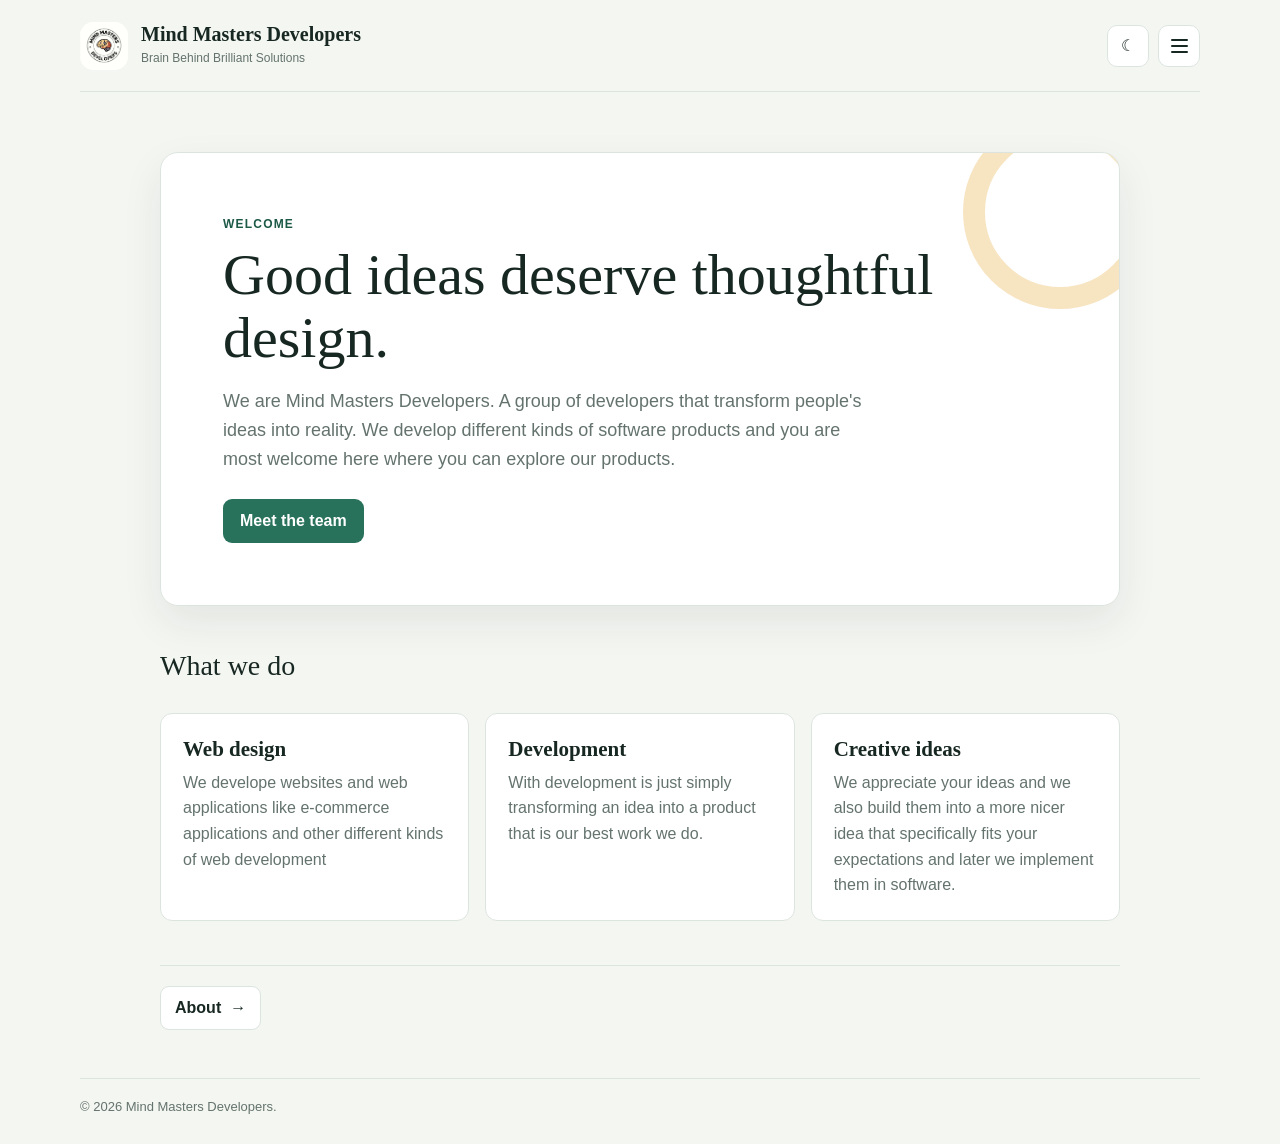
<file: index.html>
<!DOCTYPE html>
<html lang="en">
<head>
    <meta charset="UTF-8">
    <meta name="viewport" content="width=device-width, initial-scale=1.0">
    <meta name="description" content="Mind Masters Developers Welcome page">
    <title>Home | Mind Masters Developers</title>
    <link rel="icon" href="images/Screenshot_20261003_130755_Chrome.jpg">
    <link rel="stylesheet" href="site.css">
</head>

<body>
    <header class="site-header">
        <a class="brand" href="index.html" aria-label="Mind Masters Developers home">
            <span class="brand-mark"><img src="images/Screenshot_20261003_130755_Chrome.jpg" alt=""></span>
            <span class="brand-copy">
                <span class="brand-name">Mind Masters Developers</span>
                <span class="brand-caption">Brain Behind Brilliant Solutions</span>
            </span>
        </a>
        <div class="header-actions">
            <button class="icon-button" type="button" id="themeButton" aria-label="Switch to dark theme" title="Change theme">☾</button>
            <button class="icon-button menu-button" type="button" id="menuButton" aria-label="Open navigation" aria-expanded="false" aria-controls="siteNav" title="Open menu">
                <span></span><span></span><span></span>
            </button>
        </div>
        <nav class="site-nav" id="siteNav" aria-label="Main navigation">
            <a href="about.html">About</a>
            <a href="contact.html">Contact</a>
            <a href="data.html">Data</a>
            <a href="gallery.html">Gallery</a>
        </nav>
    </header>

    <main class="page-shell">
        <section class="hero">
            <p class="eyebrow">Welcome</p>
            <h1 class="page-title">Good ideas deserve thoughtful design.</h1>
            <p class="lead">We are Mind Masters Developers. A group of developers that transform people's ideas into reality. We develop different kinds of software products and you are most welcome here where you can explore our products.</p>
            <a class="button-link" href="about.html">Meet the team</a>
        </section>

        <h2 class="section-heading">What we do</h2>
        <section class="content-grid" aria-label="Our services">
            <article class="content-block">
                <h2>Web design</h2>
                <p>We develope websites and web applications like e-commerce applications and other different kinds of web development</p>
            </article>
            <article class="content-block">
                <h2>Development</h2>
                <p>With development is just simply transforming an idea into a product that is our best work we do.</p>
            </article>
            <article class="content-block">
                <h2>Creative ideas</h2>
                <p>We appreciate your ideas and we also build them into a more nicer idea that specifically fits your expectations and later we implement them in software.</p>
            </article>
        </section>
        <nav class="page-pagination" aria-label="Page navigation">
            <a class="page-step" href="about.html">About <span aria-hidden="true">→</span></a>
        </nav>
    </main>

    <footer class="site-footer">© 2026 Mind Masters Developers.</footer>

    <script>
        const menuButton = document.getElementById("menuButton");
        const siteNav = document.getElementById("siteNav");
        const themeButton = document.getElementById("themeButton");

        menuButton.addEventListener("click", () => {
            const isOpen = menuButton.getAttribute("aria-expanded") === "true";
            menuButton.setAttribute("aria-expanded", String(!isOpen));
            menuButton.setAttribute("aria-label", isOpen ? "Open navigation" : "Close navigation");
            siteNav.classList.toggle("is-open", !isOpen);
        });

        themeButton.addEventListener("click", () => {
            const isDark = document.body.classList.toggle("dark-mode");
            themeButton.textContent = isDark ? "☀" : "☾";
            themeButton.setAttribute("aria-label", isDark ? "Switch to light theme" : "Switch to dark theme");
        });
    </script>
</body>
</html>
</file>
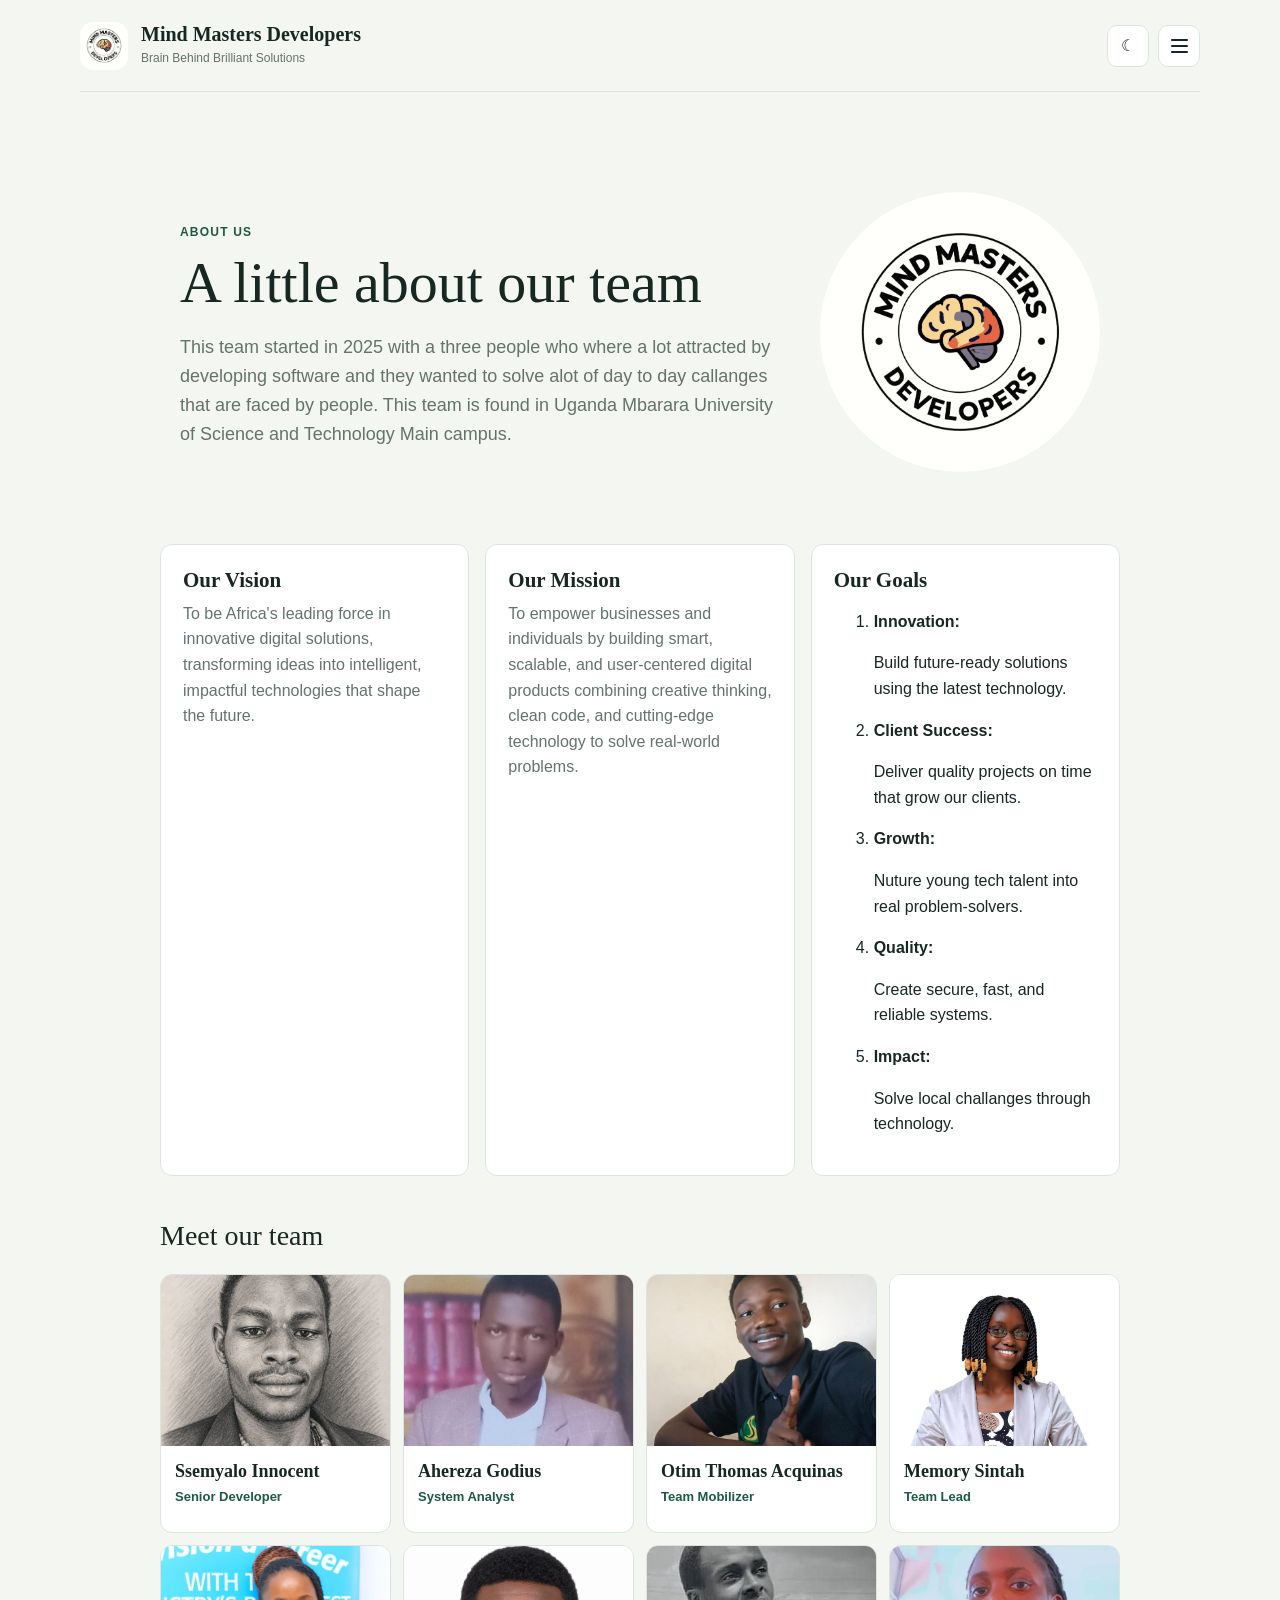
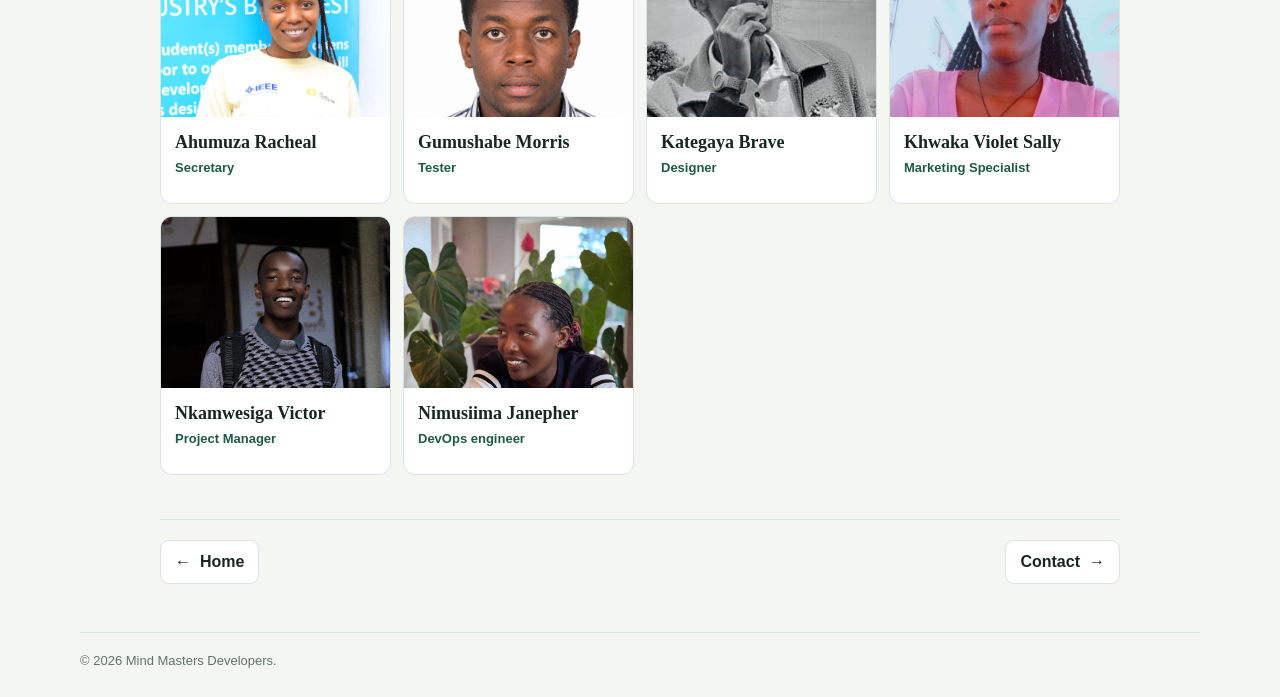
<file: about.html>
<!DOCTYPE html>
<html lang="en">
<head>
	<meta charset="UTF-8">
	<meta name="viewport" content="width=device-width, initial-scale=1.0">
	<meta name="description" content="Learn about Mind Masters Developers.">
	<title>About | Mind Masters Developers</title>
	<!-- Here we adde a log of mind masters developers -->
	<link rel="icon" href="images/Screenshot_20261003_130755_Chrome.jpg">
    <link rel="stylesheet" href="site.css">
</head>
<body>
	<!--This is our header that has the heading text and also our log for mind masters developers and the simple menu where one can interact with the other parts of the website -->
	<header class="site-header">
		<a class="brand" href="index.html" aria-label="Mind Masters Developers home">
			<span class="brand-mark"><img src="images/Screenshot_20261003_130755_Chrome.jpg" alt=""></span>
			<span class="brand-copy"><span class="brand-name">Mind Masters Developers</span><span class="brand-caption">Brain Behind Brilliant Solutions</span></span>
		</a>
		<section class="header-actions" aria-label="Display and navigation controls">
			<button class="icon-button" type="button" id="themeButton" aria-label="Switch to dark theme" title="Change theme">☾</button>
			<button class="icon-button menu-button" type="button" id="menuButton" aria-label="Open navigation" aria-expanded="false" aria-controls="siteNav" title="Open menu"><span></span><span></span><span></span></button>
		</section>
		<nav class="site-nav" id="siteNav" aria-label="Main navigation">
			<a href="index.html">Home</a><a href="contact.html">Contact</a><a href="data.html">Data</a><a href="gallery.html">Gallery</a>
		</nav>
	</header>
	<main class="page-shell">
		<section class="arr-image">
			<article>
			   <p class="eyebrow">About us</p>
		       <h1 class="page-title">A little about our team</h1>
		       <p class="lead">This team started in 2025 with a three people who where a lot attracted by developing software and they wanted to solve alot of day to day callanges that are faced by people. This team is found in Uganda Mbarara University of Science and Technology Main campus.</p>
			</article>
		    <aside><img src="images/Screenshot_20261003_130755_Chrome.jpg" alt="Our team"></aside>
		</section>
		<section class="content-grid" aria-label="About our organization">
			<article class="content-block"><h2>Our Vision</h2><p>To be Africa's leading force in innovative digital solutions, transforming ideas into intelligent, impactful technologies that shape the future.</p></article>
			<article class="content-block"><h2>Our Mission</h2><p>To empower businesses and individuals by building smart, scalable, and user-centered digital products combining creative thinking, clean code, and cutting-edge technology to solve real-world problems.</p></article>
			<article class="content-block"><h2>Our Goals</h2>
				<ol>
					<li><b>Innovation:</b></li>
					<dl>Build future-ready solutions using the latest technology.</dl>
					<li><b>Client Success:</b></li>
					<dl>Deliver quality projects on time that grow our clients.</dl>
					<li><b>Growth:</b></li>
					<dl>Nuture young tech talent into real problem-solvers.</dl>
					<li><b>Quality:</b></li>
					<dl>Create secure, fast, and reliable systems.</dl>
					<li><b>Impact:</b></li>
					<dl>Solve local challanges through technology.</dl>
				</ol>
			</article>
		</section>
		<h2 class="section-heading">Meet our team</h2>
		<section class="team-grid" aria-label="Team members">
			<article class="team-card">
				<img src="members/ChatGPT%20Image%20May%202,%202026,%2005_35_39%20PM.png" alt="Portrait of team member 1" loading="lazy">
				<section class="team-card-copy"><h3>Ssemyalo Innocent</h3><p class="team-role">Senior Developer</p></section>
			</article>
			<article class="team-card">
				<img src="members/WhatsApp%20Image%202026-10-05%20at%2010.23.14%20AM.jpeg" alt="Portrait of team member 2" loading="lazy">
				<section class="team-card-copy"><h3>Ahereza Godius</h3><p class="team-role">System Analyst</p></section>
			</article>
			<article class="team-card">
				<img src="members/WhatsApp%20Image%202026-10-05%20at%2010.25.00%20AM.jpeg" alt="Portrait of team member 3" loading="lazy">
				<section class="team-card-copy"><h3>Otim Thomas Acquinas</h3><p class="team-role">Team Mobilizer</p></section>
			</article>
			<article class="team-card">
				<img src="members/WhatsApp%20Image%202026-10-05%20at%2010.25.22%20AM.jpeg" alt="Portrait of team member 4" loading="lazy">
				<section class="team-card-copy"><h3>Memory Sintah</h3><p class="team-role">Team Lead</p></section>
			</article>
			<article class="team-card">
				<img src="members/WhatsApp%20Image%202026-10-05%20at%2010.26.10%20AM.jpeg" alt="Portrait of team member 5" loading="lazy">
				<section class="team-card-copy"><h3>Ahumuza Racheal</h3><p class="team-role">Secretary</p></section>
			</article>
			<article class="team-card">
				<img src="members/ChatGPT%20Image%20Oct%205,%202026,%2010_55_56%20AM.png" alt="Portrait of team member 6" loading="lazy">
				<section class="team-card-copy"><h3>Gumushabe Morris</h3><p class="team-role">Tester</p></section>
			</article>
			<article class="team-card">
				<img src="members/WhatsApp%20Image%202026-10-05%20at%2010.35.43%20AM.jpeg" alt="Portrait of team member 7" loading="lazy">
				<section class="team-card-copy"><h3>Kategaya Brave</h3><p class="team-role">Designer</p></section>
			</article>
			<article class="team-card">
				<img src="members/WhatsApp%20Image%202026-10-05%20at%2010.36.05%20AM.jpeg" alt="Portrait of team member 8" loading="lazy">
				<section class="team-card-copy"><h3>Khwaka Violet Sally</h3><p class="team-role">Marketing Specialist</p></section>
			</article>
			<article class="team-card">
				<img src="members/WhatsApp%20Image%202026-10-05%20at%2010.40.04%20AM.jpeg" alt="Portrait of team member 9" loading="lazy">
				<section class="team-card-copy"><h3>Nkamwesiga Victor</h3><p class="team-role">Project Manager</p></section>
			</article>
			<article class="team-card">
				<img src="members/WhatsApp%20Image%202026-10-05%20at%2010.48.41%20AM.jpeg" alt="Portrait of team member 10" loading="lazy">
				<section class="team-card-copy"><h3>Nimusiima Janepher</h3><p class="team-role">DevOps engineer</p></section>
			</article>
		</section>
		<nav class="page-pagination" aria-label="Page navigation"><a class="page-step" href="index.html"><span aria-hidden="true">←</span> Home</a><a class="page-step" href="contact.html">Contact <span aria-hidden="true">→</span></a></nav>
	</main>
	<footer class="site-footer">© 2026 Mind Masters Developers.</footer>
	<script>
		const menuButton = document.getElementById("menuButton");
		const siteNav = document.getElementById("siteNav");
		const themeButton = document.getElementById("themeButton");
		menuButton.addEventListener("click", () => {
			const isOpen = menuButton.getAttribute("aria-expanded") === "true";
			menuButton.setAttribute("aria-expanded", String(!isOpen));
			menuButton.setAttribute("aria-label", isOpen ? "Open navigation" : "Close navigation");
			siteNav.classList.toggle("is-open", !isOpen);
		});
		themeButton.addEventListener("click", () => {
			const isDark = document.body.classList.toggle("dark-mode");
			themeButton.textContent = isDark ? "☀" : "☾";
			themeButton.setAttribute("aria-label", isDark ? "Switch to light theme" : "Switch to dark theme");
		});
	</script>
</body>
</html>
</file>
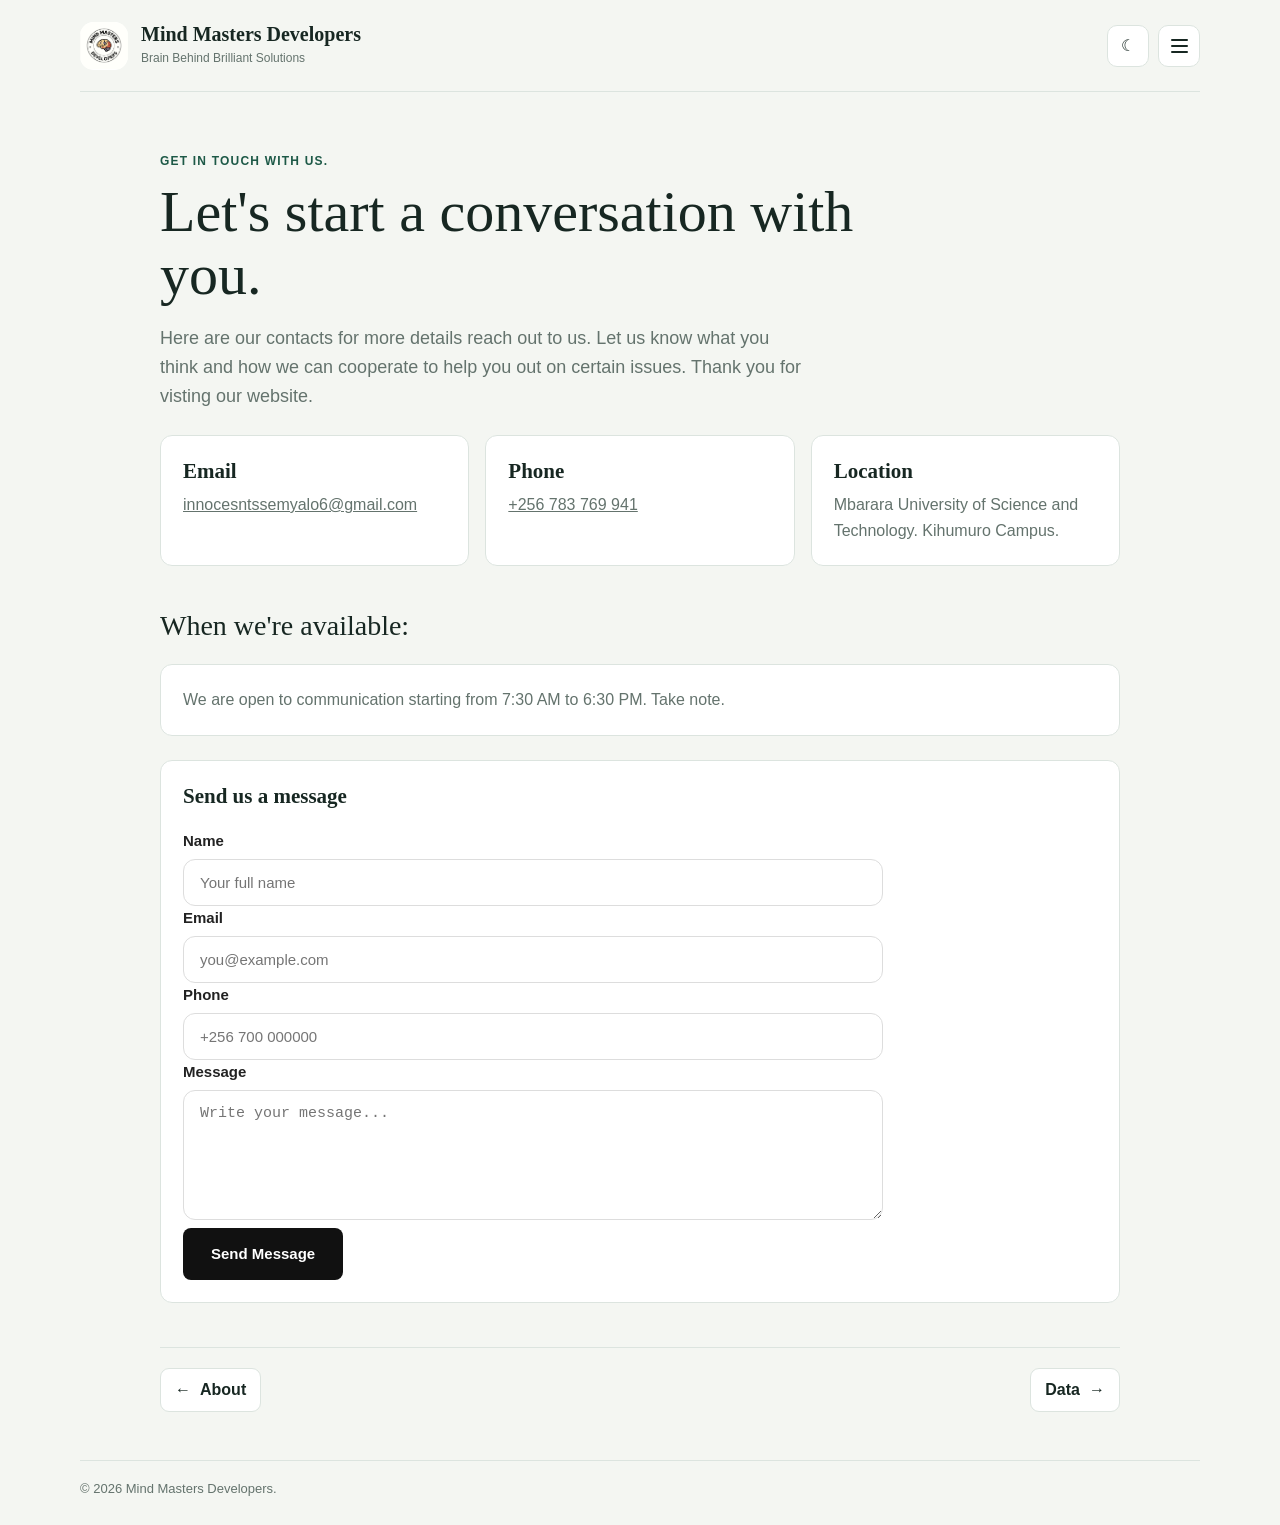
<file: contact.html>
<!DOCTYPE html>
<html lang="en">
<head>
	<meta charset="UTF-8">
	<meta name="viewport" content="width=device-width, initial-scale=1.0">
	<meta name="description" content="Contact Mind Masters Developers.">
	<title>Contact | Mind Masters Developers</title>
	<link rel="icon" href="images/Screenshot_20261003_130755_Chrome.jpg">
    <link rel="stylesheet" href="site.css">
</head>
<body>
	<header class="site-header">
		<a class="brand" href="index.html" aria-label="Mind Masters Developers home">
			<span class="brand-mark"><img src="images/Screenshot_20261003_130755_Chrome.jpg" alt=""></span>
			<span class="brand-copy"><span class="brand-name">Mind Masters Developers</span><span class="brand-caption">Brain Behind Brilliant Solutions</span></span>
		</a>
		<div class="header-actions">
			<button class="icon-button" type="button" id="themeButton" aria-label="Switch to dark theme" title="Change theme">☾</button>
			<button class="icon-button menu-button" type="button" id="menuButton" aria-label="Open navigation" aria-expanded="false" aria-controls="siteNav" title="Open menu"><span></span><span></span><span></span></button>
		</div>
		<nav class="site-nav" id="siteNav" aria-label="Main navigation">
			<a href="index.html">Home</a><a href="about.html">About</a><a href="data.html">Data</a><a href="gallery.html">Gallery</a>
		</nav>
	</header>
	<main class="page-shell">
		<p class="eyebrow">Get in touch with us.</p>
		<h1 class="page-title">Let's start a conversation with you.</h1>
		<p class="lead">Here are our contacts for more details reach out to us. Let us know what you think and how we can cooperate to help you out on certain issues. Thank you for visting our website.</p>
		<section class="content-grid" aria-label="Contact details">
			<article class="content-block"><h2>Email</h2><p><a href="mailto:innocesntssemyalo6@gmail.com">innocesntssemyalo6@gmail.com</a></p></article>
			<article class="content-block"><h2>Phone</h2><p><a href="tel:+256784769941">+256 783 769 941</a></p></article>
			<article class="content-block"><h2>Location</h2><p>Mbarara University of Science and Technology. Kihumuro Campus.</p></article>
		</section>
		<h2 class="section-heading">When we're available:</h2>
        <section class="content-block"><p>We are open to communication starting from 7:30 AM to 6:30 PM. Take note.</p></section>

        <section class="content-grid" aria-label="Contact form">
			<article class="content-block" style="grid-column: 1 / -1;">
				<h2>Send us a message</h2>
				<form action="#" method="post">
					<p>
						<label for="name">Name</label>
						<input type="text" id="name" name="name" placeholder="Your full name" required>
                    </p>

                    <p>
						<label for="email">Email</label>
                       <input type="email" id="email" name="email" placeholder="you@example.com" required>
                    </p>
					<p>
						<label for="phone">Phone</label>
                        <input type="tel" id="phone" name="phone" placeholder="+256 700 000000">
                    </p>

                    <p>
                        <label for="message">Message</label>
                        <textarea id="message" name="message" rows="5" placeholder="Write your message..." required></textarea>
                    </p>
					<p><button type="submit">Send Message</button></p>
                </form>
            </article>
        </section>

		<nav class="page-pagination" aria-label="Page navigation"><a class="page-step" href="about.html"><span aria-hidden="true">←</span> About</a><a class="page-step" href="data.html">Data <span aria-hidden="true">→</span></a></nav>
	</main>
	<footer class="site-footer">© 2026 Mind Masters Developers.</footer>
	<script>
		const menuButton = document.getElementById("menuButton");
		const siteNav = document.getElementById("siteNav");
		const themeButton = document.getElementById("themeButton");
		menuButton.addEventListener("click", () => {
			const isOpen = menuButton.getAttribute("aria-expanded") === "true";
			menuButton.setAttribute("aria-expanded", String(!isOpen));
			menuButton.setAttribute("aria-label", isOpen ? "Open navigation" : "Close navigation");
			siteNav.classList.toggle("is-open", !isOpen);
		});
		themeButton.addEventListener("click", () => {
			const isDark = document.body.classList.toggle("dark-mode");
			themeButton.textContent = isDark ? "☀" : "☾";
			themeButton.setAttribute("aria-label", isDark ? "Switch to light theme" : "Switch to dark theme");
		});
	</script>
</body>
</html>
</file>
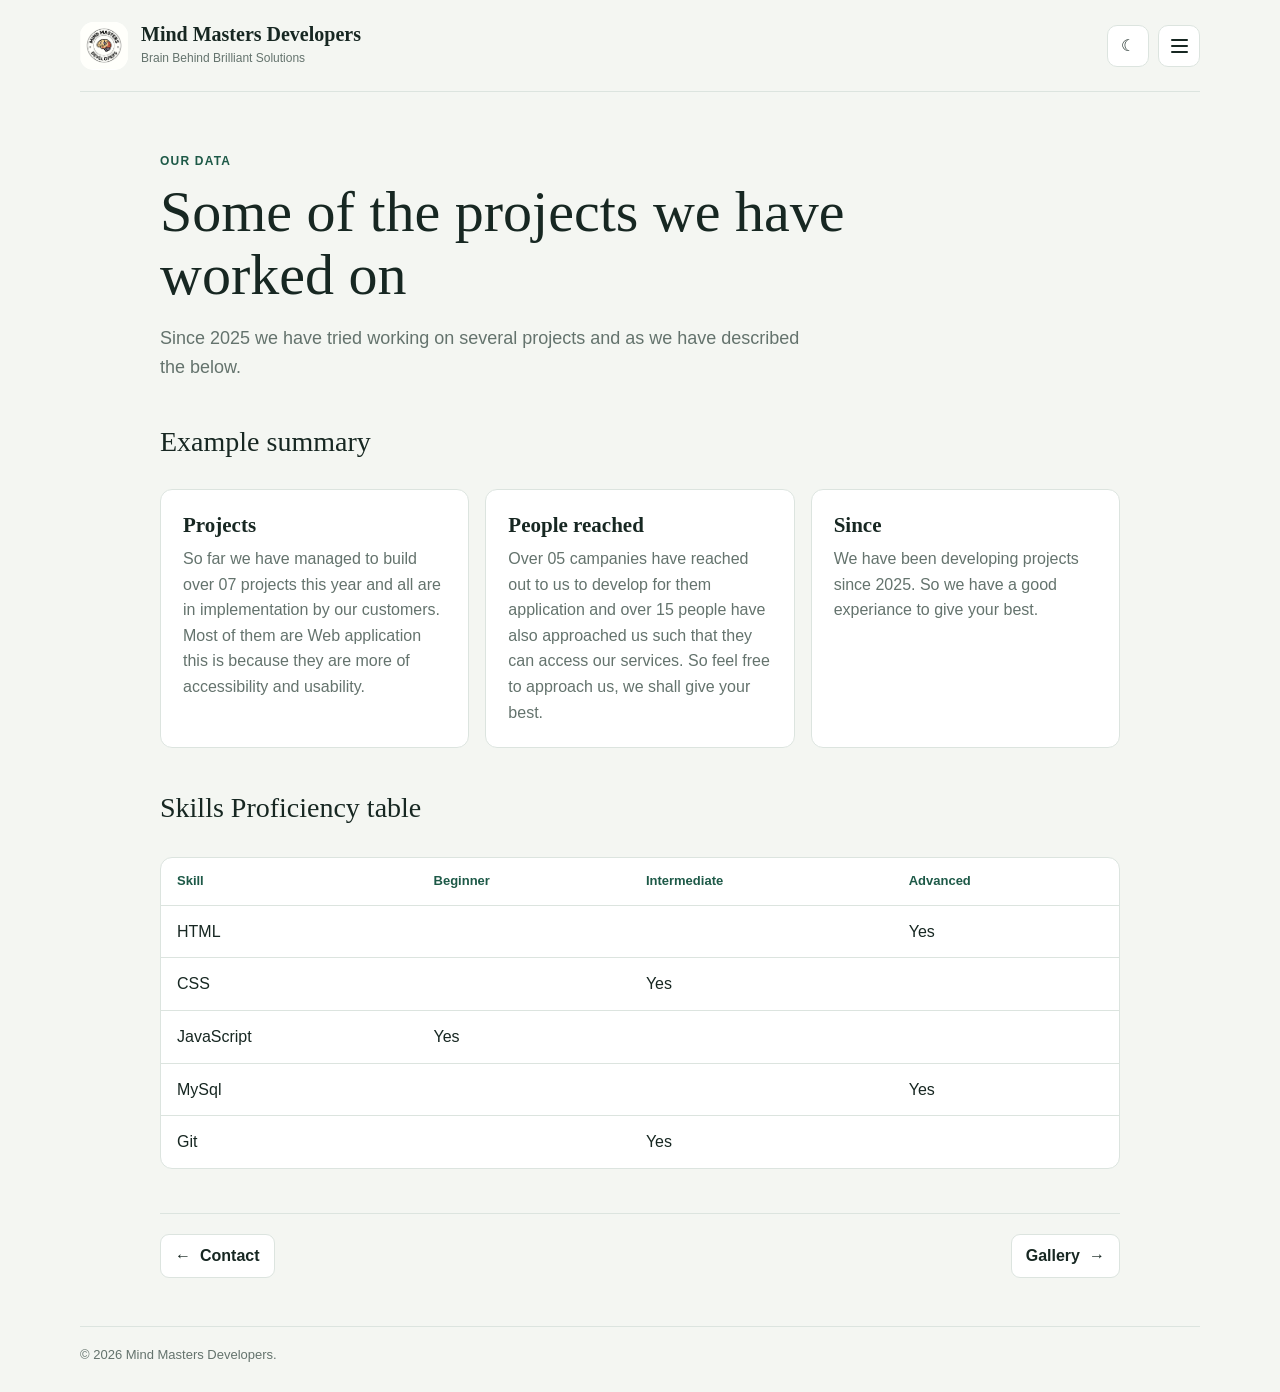
<file: data.html>
<!DOCTYPE html>
<html lang="en">
<head>
	<meta charset="UTF-8">
	<meta name="viewport" content="width=device-width, initial-scale=1.0">
	<meta name="description" content="Data and figures from Mind Masters Developers.">
	<title>Data | Mind Masters Developers</title>
	<!-- Here we adde a log of mind masters developers -->
	<link rel="icon" href="images/Screenshot_20261003_130755_Chrome.jpg">
    <link rel="stylesheet" href="site.css">
</head>
<body>
	<!--This is our header that has the heading text and also our log for mind masters developers and the simple menu where one can interact with the other parts of the website -->
	<header class="site-header">
		<a class="brand" href="index.html" aria-label="Mind Masters Developers home">
			<span class="brand-mark"><img src="images/Screenshot_20261003_130755_Chrome.jpg" alt=""></span>
			<span class="brand-copy"><span class="brand-name">Mind Masters Developers</span><span class="brand-caption">Brain Behind Brilliant Solutions</span></span>
		</a>
		<div class="header-actions"> <!--here is the button that helps one to change from light mode to dark mode -->
			<button class="icon-button" type="button" id="themeButton" aria-label="Switch to dark theme" title="Change theme">☾</button>
			<button class="icon-button menu-button" type="button" id="menuButton" aria-label="Open navigation" aria-expanded="false" aria-controls="siteNav" title="Open menu"><span></span><span></span><span></span></button>
		</div>
		<nav class="site-nav" id="siteNav" aria-label="Main navigation"> <!-- The navigation part that has all our links to the rest of the web pages -->
			<a href="index.html">Home</a><a href="about.html">About</a><a href="contact.html">Contact</a><a href="gallery.html">Gallery</a>
		</nav>
	</header>
	<main class="page-shell">
		<p class="eyebrow">Our data</p>
		<h1 class="page-title">Some of the projects we have worked on</h1>
		<p class="lead">Since 2025 we have tried working on several projects and as we have described the below.</p>
		<h2 class="section-heading">Example summary</h2>
		<section class="content-grid" aria-label="Summary figures">
			<article class="content-block"><h2>Projects</h2><p>So far we have managed to build over 07 projects this year and all are in implementation by our customers. Most of them are Web application this is because they are more of accessibility and usability.</p></article>
			<article class="content-block"><h2>People reached</h2><p>Over 05 campanies have reached out to us to develop for them application and over 15 people have also approached us such that they can access our services. So feel free to approach us, we shall give your best.</p></article>
			<article class="content-block"><h2>Since</h2><p>We have been developing projects since 2025. So we have a good experiance to give your best.</p></article>
		</section>
		<h2 class="section-heading">Skills Proficiency table</h2>
		<div class="data-table-wrap">
			<table>
				<thead><tr><th scope="col">Skill</th><th scope="col">Beginner</th><th scope="col">Intermediate</th><th scope="col">Advanced</th></tr></thead>
				<tbody>
					<tr><td>HTML</td><td></td><td></td><td>Yes</td></tr>
					<tr><td>CSS</td><td></td><td>Yes</td><td></td></tr>
					<tr><td>JavaScript</td><td>Yes</td><td></td><td></td></tr>
					<tr><td>MySql</td><td></td><td></td><td>Yes</td></tr>
					<tr><td>Git</td><td></td><td>Yes</td><td></td></tr>
				</tbody>
			</table>
		</div>
	<nav class="page-pagination" aria-label="Page navigation"><a class="page-step" href="contact.html"><span aria-hidden="true">←</span> Contact</a><a class="page-step" href="gallery.html">Gallery <span aria-hidden="true">→</span></a></nav>
	</main>
	<footer class="site-footer">© 2026 Mind Masters Developers.</footer>
	<!-- Below we have embaded our logic for different buttons like the menu button, site navigation, theme button, the action listner logic for our buttons. -->
	<script>
		const menuButton = document.getElementById("menuButton");
		const siteNav = document.getElementById("siteNav");
		const themeButton = document.getElementById("themeButton");
		menuButton.addEventListener("click", () => {
			const isOpen = menuButton.getAttribute("aria-expanded") === "true";
			menuButton.setAttribute("aria-expanded", String(!isOpen));
			menuButton.setAttribute("aria-label", isOpen ? "Open navigation" : "Close navigation");
			siteNav.classList.toggle("is-open", !isOpen);
		});
		themeButton.addEventListener("click", () => {
			const isDark = document.body.classList.toggle("dark-mode");
			themeButton.textContent = isDark ? "☀" : "☾";
			themeButton.setAttribute("aria-label", isDark ? "Switch to light theme" : "Switch to dark theme");
		});
	</script>
</body>
</html>
</file>
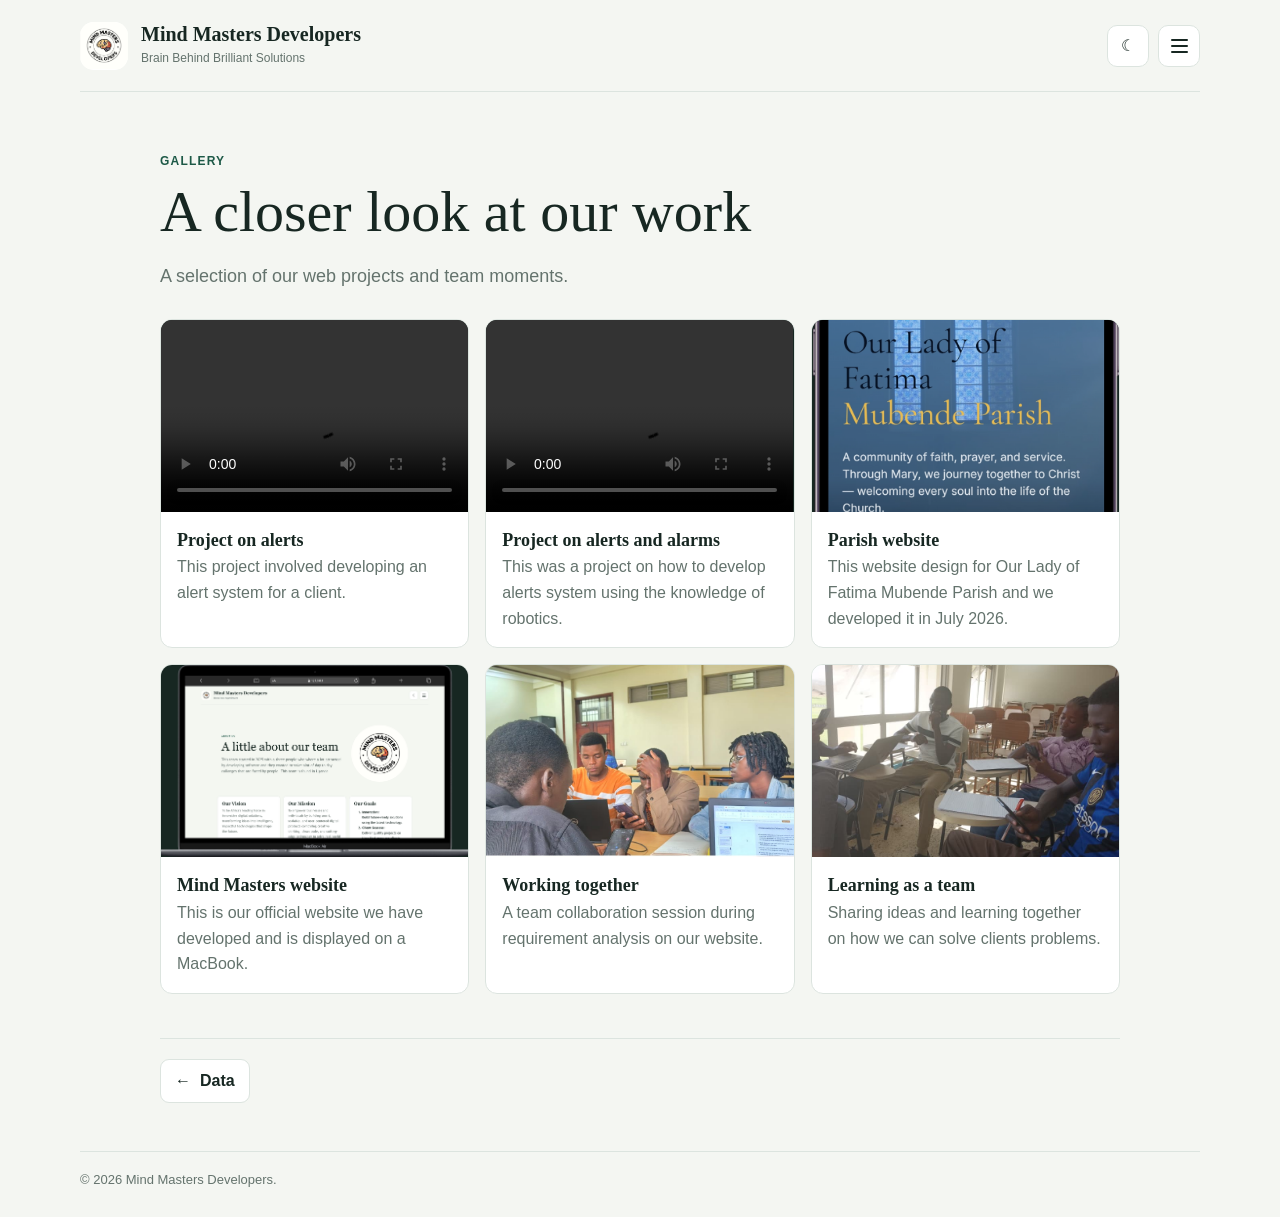
<file: gallery.html>
<!DOCTYPE html>
<html lang="en">
<head>
	<meta charset="UTF-8">
	<meta name="viewport" content="width=device-width, initial-scale=1.0">
	<meta name="description" content="A gallery from Mind Masters Developers.">
	<title>Gallery | Mind Masters Developers</title>
	<link rel="icon" href="images/Screenshot_20261003_130755_Chrome.jpg">
    <link rel="stylesheet" href="site.css">
</head>
<body>
	<header class="site-header">
		<a class="brand" href="index.html" aria-label="Mind Masters Developers home">
			<span class="brand-mark"><img src="images/Screenshot_20261003_130755_Chrome.jpg" alt=""></span>
			<span class="brand-copy"><span class="brand-name">Mind Masters Developers</span><span class="brand-caption">Brain Behind Brilliant Solutions</span></span>
		</a>
		<section class="header-actions" aria-label="Display and navigation controls">
			<button class="icon-button" type="button" id="themeButton" aria-label="Switch to dark theme" title="Change theme">☾</button>
			<button class="icon-button menu-button" type="button" id="menuButton" aria-label="Open navigation" aria-expanded="false" aria-controls="siteNav" title="Open menu"><span></span><span></span><span></span></button>
		</section>
		<nav class="site-nav" id="siteNav" aria-label="Main navigation">
			<a href="index.html">Home</a><a href="about.html">About</a><a href="contact.html">Contact</a><a href="data.html">Data</a>
		</nav>
	</header>
	<main class="page-shell">
		<p class="eyebrow">Gallery</p>
		<h1 class="page-title">A closer look at our work</h1>
		<p class="lead">A selection of our web projects and team moments.</p>
		<section class="gallery-grid" aria-label="Gallery items">
			<figure class="gallery-item">
				<video controls preload="metadata" aria-label="Mind Masters project video one">
					<source src="videos/WhatsApp%20Video%202026-10-05%20at%209.22.47%20AM.mp4" type="video/mp4">
					Your browser does not support video playback.
				</video>
				<figcaption><strong>Project on alerts</strong>This project involved developing an alert system for a client.</figcaption>
			</figure>
			<figure class="gallery-item">
				<video controls preload="metadata" aria-label="Mind Masters project video two">
					<source src="videos/WhatsApp%20Video%202026-10-05%20at%209.23.41%20AM.mp4" type="video/mp4">
					Your browser does not support video playback.
				</video>
				<figcaption><strong>Project on alerts and alarms</strong>This was a project on how to develop alerts system using the knowledge of robotics.</figcaption>
			</figure>
			<figure class="gallery-item">
				<img src="images/iPhone-14-PRO-mubende-parish.lovable.app.png" alt="Mobile view of the Our Lady of Fatima Mubende Parish website" loading="lazy">
				<figcaption><strong>Parish website</strong>This website design for Our Lady of Fatima Mubende Parish and we developed it in July 2026.</figcaption>
			</figure>
			<figure class="gallery-item">
				<img src="images/Macbook-Air-127.0.0.1.png" alt="Mind Masters Developers website displayed on a MacBook" loading="lazy">
				<figcaption><strong>Mind Masters website</strong>This is our official website we have developed and is displayed on a MacBook.</figcaption>
			</figure>
			<figure class="gallery-item">
				<img src="images/WhatsApp%20Image%202026-10-05%20at%209.13.46%20AM.jpeg" alt="Students collaborating around a laptop in a classroom" loading="lazy">
				<figcaption><strong>Working together</strong>A team collaboration session during requirement analysis on our website.</figcaption>
			</figure>
			<figure class="gallery-item">
				<img src="images/WhatsApp%20Image%202026-10-05%20at%209.18.53%20AM.jpeg" alt="Students studying and working together in a classroom" loading="lazy">
				<figcaption><strong>Learning as a team</strong>Sharing ideas and learning together on how we can solve clients problems.</figcaption>
			</figure>
		</section>
		<nav class="page-pagination" aria-label="Page navigation"><a class="page-step" href="data.html"><span aria-hidden="true">←</span> Data</a></nav>
	</main>
	<footer class="site-footer">© 2026 Mind Masters Developers.</footer>
	<script>
		const menuButton = document.getElementById("menuButton");
		const siteNav = document.getElementById("siteNav");
		const themeButton = document.getElementById("themeButton");
		menuButton.addEventListener("click", () => {
			const isOpen = menuButton.getAttribute("aria-expanded") === "true";
			menuButton.setAttribute("aria-expanded", String(!isOpen));
			menuButton.setAttribute("aria-label", isOpen ? "Open navigation" : "Close navigation");
			siteNav.classList.toggle("is-open", !isOpen);
		});
		themeButton.addEventListener("click", () => {
			const isDark = document.body.classList.toggle("dark-mode");
			themeButton.textContent = isDark ? "☀" : "☾";
			themeButton.setAttribute("aria-label", isDark ? "Switch to light theme" : "Switch to dark theme");
		});
	</script>
</body>
</html>
</file>
<file: site.css>
* {
    box-sizing: border-box;
}

:root {
    color-scheme: light;
    --page: #f4f6f2;
    --surface: #ffffff;
    --ink: #172722;
    --muted: #64736d;
    --line: #dce4df;
    --green: #28725b;
    --green-dark: #1d5947;
    --gold: #e9b75c;
    --shadow: 0 16px 40px rgba(23, 39, 34, 0.08);
}

body {
    margin: 0;
    min-width: 320px;
    background: var(--page);
    color: var(--ink);
    font-family: "Trebuchet MS", "Segoe UI", sans-serif;
    line-height: 1.6;
}

body.dark-mode {
    --page: #172722;
    --surface: #22352e;
    --ink: #f4f6f2;
    --muted: #bdcbc4;
    --line: #40564b;
    --green: #82c6a8;
    --green-dark: #a6dec3;
    --shadow: 0 16px 40px rgba(0, 0, 0, 0.18);
    color-scheme: dark;
}

button,
a {
    font: inherit;
}

a {
    color: inherit;
}
form {
  max-width: 700px;
  margin-top: 20px;
}

form p {
  margin: 0 0 12px 0;
}

form label {
  font-weight: 600;
  font-size: 15px;
  margin-bottom: 6px;
  display: block;
  color: #222;
}

form input,
form textarea {
  width: 100%;
  padding: 14px 16px;
  border: 1px solid #ddd;
  border-radius: 12px;
  font-size: 15px;
  /*font-family: inherit;*/
  background: #fff !important;
  color: #111 !important;
  border: 1px solid #ddd !important;
  box-sizing: border-box;
}

form input:focus,
form textarea:focus {
  outline: none;
  border-color: #000;
  box-shadow: 0 0 0 3px rgba(0,0,0,0.08);
}

form textarea {
  min-height: 130px;
  resize: vertical;
}

form button {
  background: #111;
  color: #fff;
  padding: 14px 28px;
  border: none;
  border-radius: 8px;
  font-size: 15px;
  font-weight: 600;
  cursor: pointer;
  transition: background 0.2s;
}

form button:hover {
  background: #333;
}


.site-header {
    position: relative;
    z-index: 2;
    display: flex;
    align-items: center;
    gap: 16px;
    width: min(1120px, calc(100% - 40px));
    min-height: 92px;
    margin: 0 auto;
    border-bottom: 1px solid var(--line);
}

.brand {
    display: flex;
    align-items: center;
    gap: 13px;
    min-width: 0;
    text-decoration: none;
}

.brand-mark {
    display: grid;
    width: 48px;
    height: 48px;
    flex: 0 0 48px;
    place-items: center;
    overflow: hidden;
    border-radius: 14px;
    background: #ffffff;
}

.brand-mark img {
    display: block;
    width: 100%;
    height: 100%;
    object-fit: contain;
}

.brand-copy {
    min-width: 0;
}

.brand-name {
    display: block;
    overflow: hidden;
    font-family: Georgia, "Times New Roman", serif;
    font-size: 20px;
    font-weight: 700;
    line-height: 1.2;
    text-overflow: ellipsis;
    white-space: nowrap;
}

.brand-caption {
    display: block;
    margin-top: 3px;
    color: var(--muted);
    font-size: 12px;
}

.header-actions {
    display: flex;
    align-items: center;
    gap: 9px;
    margin-left: auto;
}

.icon-button {
    display: grid;
    width: 42px;
    height: 42px;
    place-items: center;
    border: 1px solid var(--line);
    border-radius: 10px;
    background: var(--surface);
    color: var(--ink);
    cursor: pointer;
}

.icon-button:hover,
.icon-button:focus-visible {
    border-color: var(--green);
    outline: 2px solid transparent;
}

.menu-button {
    gap: 4px;
    align-content: center;
}

.menu-button span {
    display: block;
    width: 17px;
    height: 2px;
    border-radius: 2px;
    background: currentColor;
}

.site-nav {
    position: absolute;
    top: calc(100% + 8px);
    right: 0;
    display: none;
    width: min(240px, calc(100vw - 40px));
    padding: 7px;
    border: 1px solid var(--line);
    border-radius: 12px;
    background: var(--surface);
    box-shadow: var(--shadow);
}

.site-nav.is-open {
    display: grid;
}

.site-nav a {
    padding: 10px 12px;
    border-radius: 8px;
    color: var(--ink);
    text-decoration: none;
}

.site-nav a:hover {
    background: color-mix(in srgb, var(--green) 12%, var(--surface));
    color: var(--green-dark);
}

.page-shell {
    width: min(960px, calc(100% - 40px));
    margin: 0 auto;
    padding: 60px 0 48px;
}

.eyebrow {
    margin: 0 0 10px;
    color: var(--green-dark);
    font-size: 12px;
    font-weight: 700;
    letter-spacing: 1.2px;
    text-transform: uppercase;
}

.page-title {
    max-width: 760px;
    margin: 0;
    font-family: Georgia, "Times New Roman", serif;
    font-size: clamp(36px, 5vw, 58px);
    font-weight: 500;
    line-height: 1.08;
}

.lead {
    max-width: 650px;
    margin: 18px 0 0;
    color: var(--muted);
    font-size: 18px;
}

.hero {
    position: relative;
    overflow: hidden;
    padding: clamp(28px, 6vw, 62px);
    border: 1px solid var(--line);
    border-radius: 18px;
    background: var(--surface);
    box-shadow: var(--shadow);
}

.hero::after {
    position: absolute;
    top: -38px;
    right: -38px;
    width: 150px;
    height: 150px;
    border: 22px solid color-mix(in srgb, var(--gold) 38%, transparent);
    border-radius: 50%;
    content: "";
    pointer-events: none;
}

.hero .page-title,
.hero .lead,
.hero .eyebrow,
.hero .button-link {
    position: relative;
    z-index: 1;
}

.button-link {
    display: inline-flex;
    align-items: center;
    justify-content: center;
    min-height: 44px;
    margin-top: 25px;
    padding: 0 17px;
    border-radius: 9px;
    background: var(--green);
    color: #ffffff;
    font-weight: 700;
    text-decoration: none;
}

.button-link:hover {
    background: var(--green-dark);
}

.content-grid {
    display: grid;
    grid-template-columns: repeat(3, minmax(0, 1fr));
    gap: 16px;
    margin-top: 24px;
}

.team-grid {
    display: grid;
    grid-template-columns: repeat(4, minmax(0, 1fr));
    gap: 12px;
}

.team-card {
    overflow: hidden;
    border: 1px solid var(--line);
    border-radius: 12px;
    background: var(--surface);
}

.team-card img {
    display: block;
    width: 100%;
    aspect-ratio: 4 / 3;
    background: color-mix(in srgb, var(--green) 10%, var(--surface));
    object-fit: cover;
    object-position: center 35%;
}

.team-card-copy {
    padding: 14px;
}

.team-card-copy h3 {
    margin: 0 0 4px;
    font-family: Georgia, "Times New Roman", serif;
    font-size: 18px;
    line-height: 1.25;
}

.team-card-copy p {
    margin: 0;
    color: var(--muted);
}

.team-card-copy .team-role {
    margin-bottom: 10px;
    color: var(--green-dark);
    font-size: 13px;
    font-weight: 700;
}

.content-block {
    padding: 22px;
    border: 1px solid var(--line);
    border-radius: 12px;
    background: var(--surface);
}

.content-block h2,
.content-block h3 {
    margin: 0 0 8px;
    font-family: Georgia, "Times New Roman", serif;
    font-size: 21px;
    line-height: 1.25;
}

.content-block p {
    margin: 0;
    color: var(--muted);
}

.section-heading {
    margin: 38px 0 15px;
    font-family: Georgia, "Times New Roman", serif;
    font-size: 28px;
    font-weight: 500;
}

.data-table-wrap {
    overflow-x: auto;
    margin-top: 26px;
    border: 1px solid var(--line);
    border-radius: 12px;
    background: var(--surface);
}

table {
    width: 100%;
    border-collapse: collapse;
    text-align: left;
}

th,
td {
    padding: 13px 16px;
    border-bottom: 1px solid var(--line);
}

th {
    color: var(--green-dark);
    font-size: 13px;
}

tbody tr:last-child td {
    border-bottom: 0;
}
/*changes*/
article{
    display: block;
    unicode-bidi: isolate;
}

.gallery-grid {
    display: grid;
    grid-template-columns: repeat(3, minmax(0, 1fr));
    gap: 16px;
    margin-top: 28px;
}

.gallery-item {
    display: flex;
    min-width: 0;
    flex-direction: column;
    margin: 0;
    border: 1px solid var(--line);
    border-radius: 12px;
    background: var(--surface);
    color: var(--muted);
    overflow: hidden;
}

.gallery-item img,
.gallery-item video {
    display: block;
    width: 100%;
    aspect-ratio: 16 / 10;
    background: #172722;
    object-fit: cover;
}

.gallery-item figcaption {
    padding: 14px 16px 16px;
    text-align: left;
}

.gallery-item strong {
    display: block;
    color: var(--ink);
    font-family: Georgia, "Times New Roman", serif;
    font-size: 18px;
}

.page-pagination {
    display: flex;
    justify-content: space-between;
    gap: 12px;
    margin-top: 44px;
    padding-top: 20px;
    border-top: 1px solid var(--line);
}

.page-step {
    display: inline-flex;
    align-items: center;
    gap: 9px;
    min-height: 44px;
    padding: 0 14px;
    border: 1px solid var(--line);
    border-radius: 9px;
    background: var(--surface);
    color: var(--ink);
    font-weight: 700;
    text-decoration: none;
}

.page-step:hover {
    border-color: var(--green);
    color: var(--green-dark);
}

.site-footer {
    width: min(1120px, calc(100% - 40px));
    margin: 0 auto;
    padding: 18px 0 26px;
    border-top: 1px solid var(--line);
    color: var(--muted);
    font-size: 13px;
}
.arr-image{
    display: flex;
    align-items: center;
    justify-content: space-between;
    gap: 40px;
    padding: 40px 20px;
}
.arr-image article{
    flex: 1;
}
.arr-image aside img{
    width: 280px;
    height: 280px;
    object-fit: cover;
    border-radius: 50%;
}

@media (max-width: 700px) {
    .site-header {
        width: calc(100% - 28px);
        min-height: 76px;
        gap: 8px;
    }

    .brand-mark {
        width: 42px;
        height: 42px;
        flex-basis: 42px;
    }

    .brand-name {
        font-size: 17px;
    }

    .brand-caption {
        font-size: 11px;
    }

    .icon-button {
        width: 38px;
        height: 38px;
    }

    .page-shell {
        width: calc(100% - 28px);
        padding: 36px 0;
    }

    .lead {
        font-size: 16px;
    }

    .content-grid,
    .gallery-grid {
        grid-template-columns: 1fr;
    }

    .team-grid {
        grid-template-columns: repeat(2, minmax(0, 1fr));
    }

    .gallery-item {
        min-height: 0;
    }

    .site-footer {
        width: calc(100% - 28px);
    }
}

@media (max-width: 420px) {
    .team-grid {
        grid-template-columns: 1fr;
    }
}

@media (prefers-reduced-motion: no-preference) {
    .hero,
    .content-block,
    .gallery-item {
        animation: arrive 420ms ease-out both;
    }

    @keyframes arrive {
        from { opacity: 0; transform: translateY(8px); }
        to { opacity: 1; transform: translateY(0); }
    }
}
</file>
